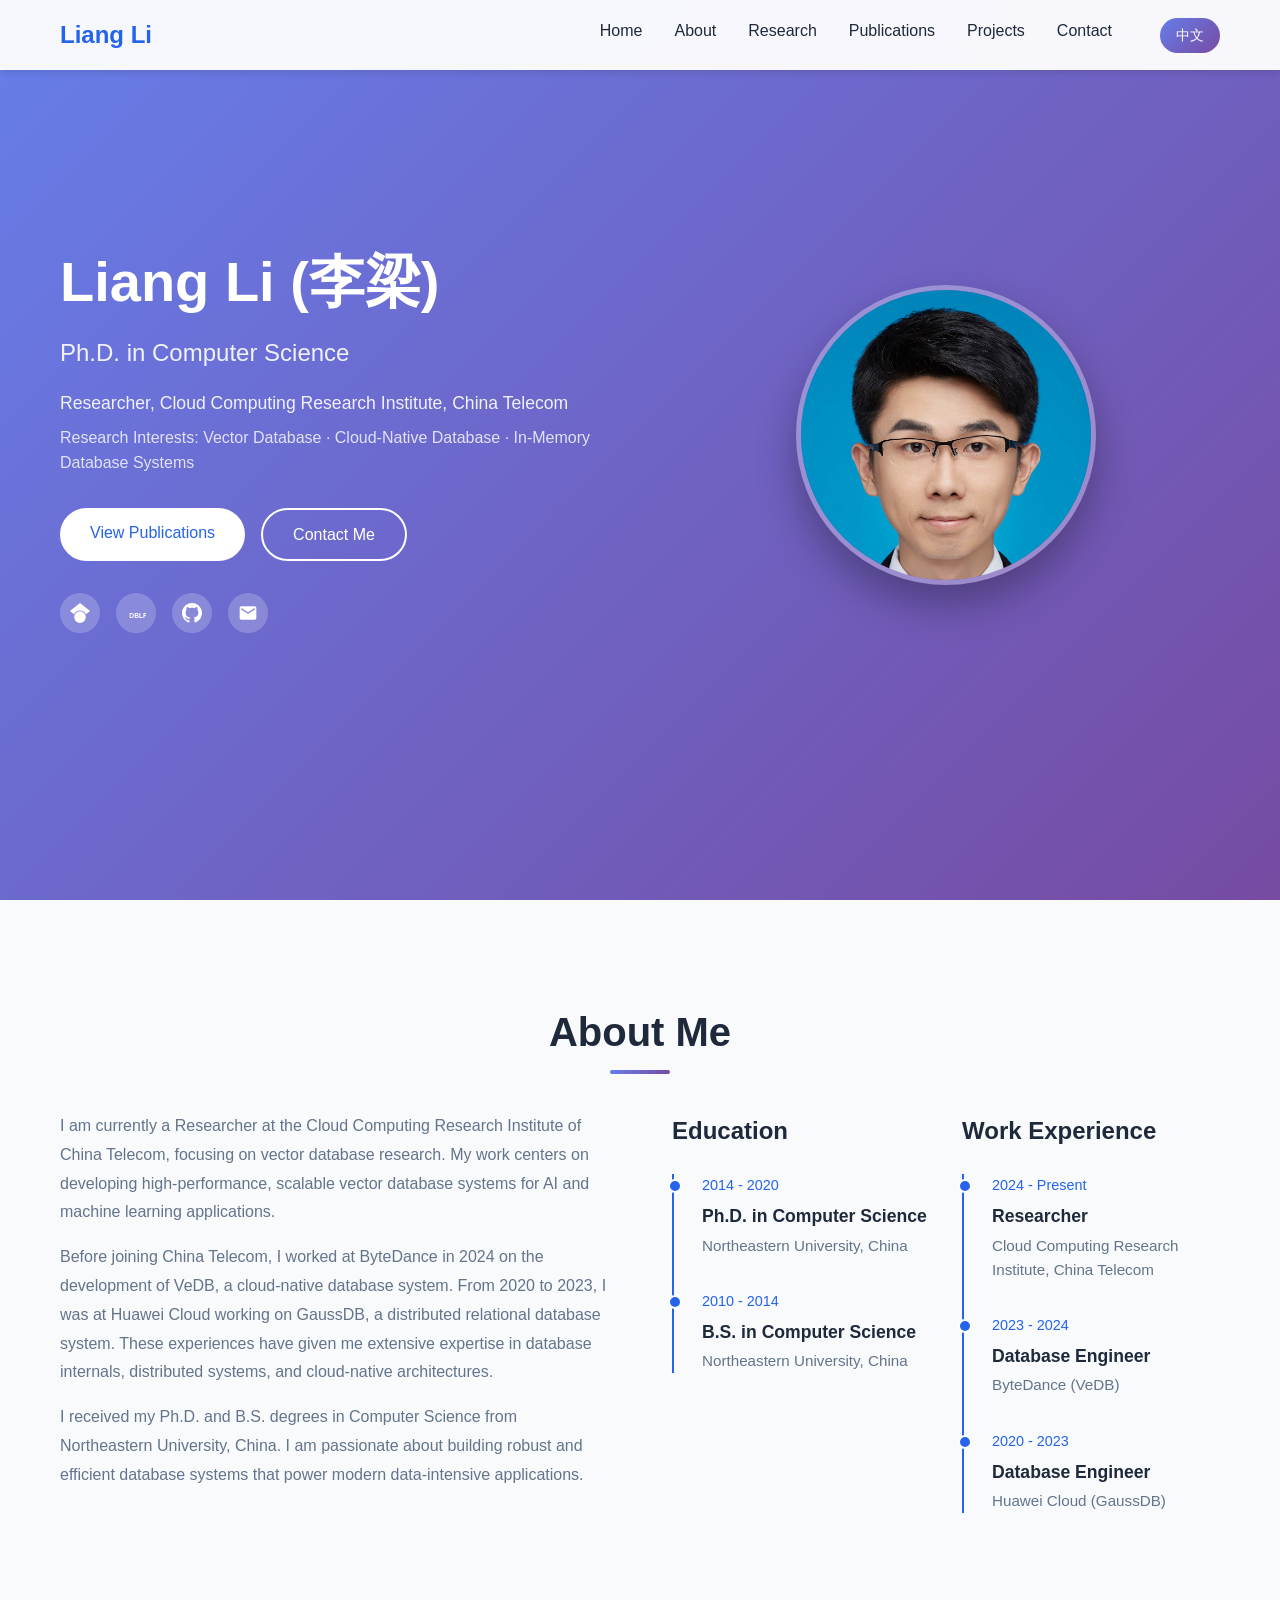
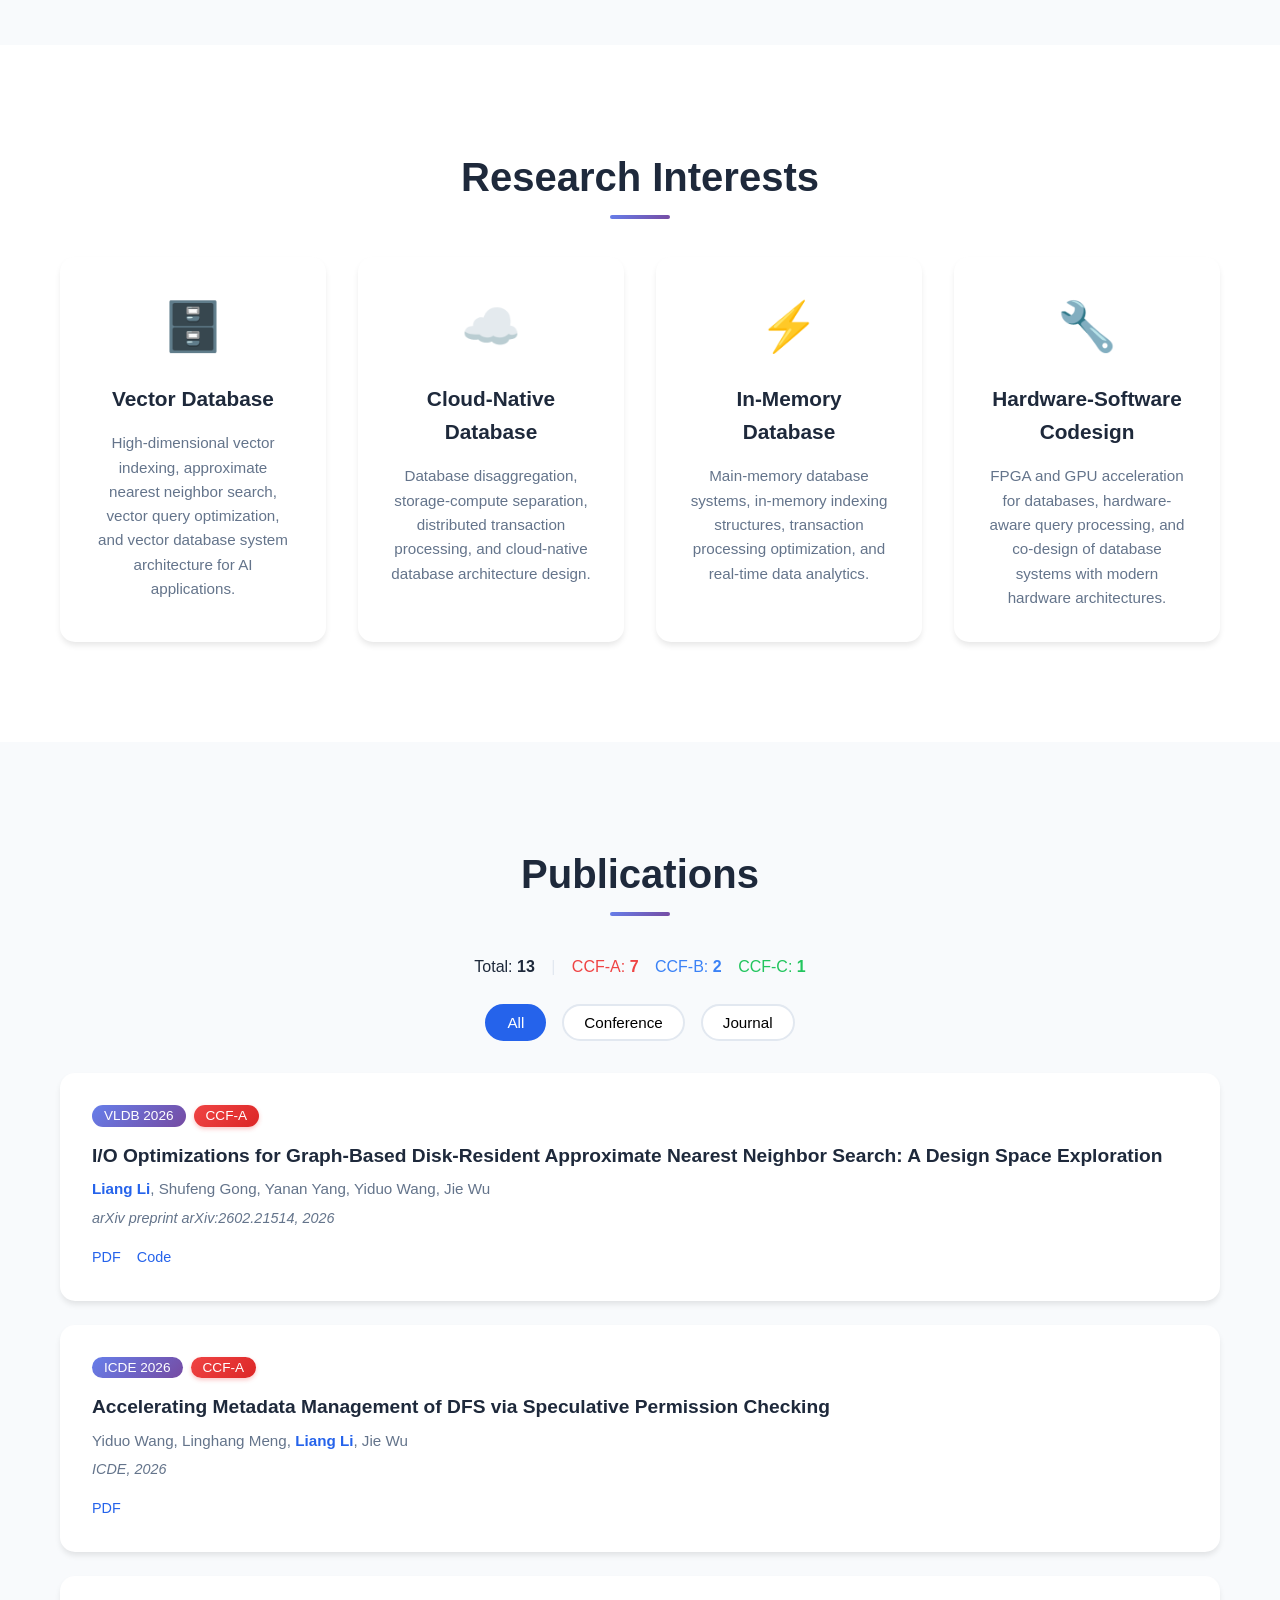
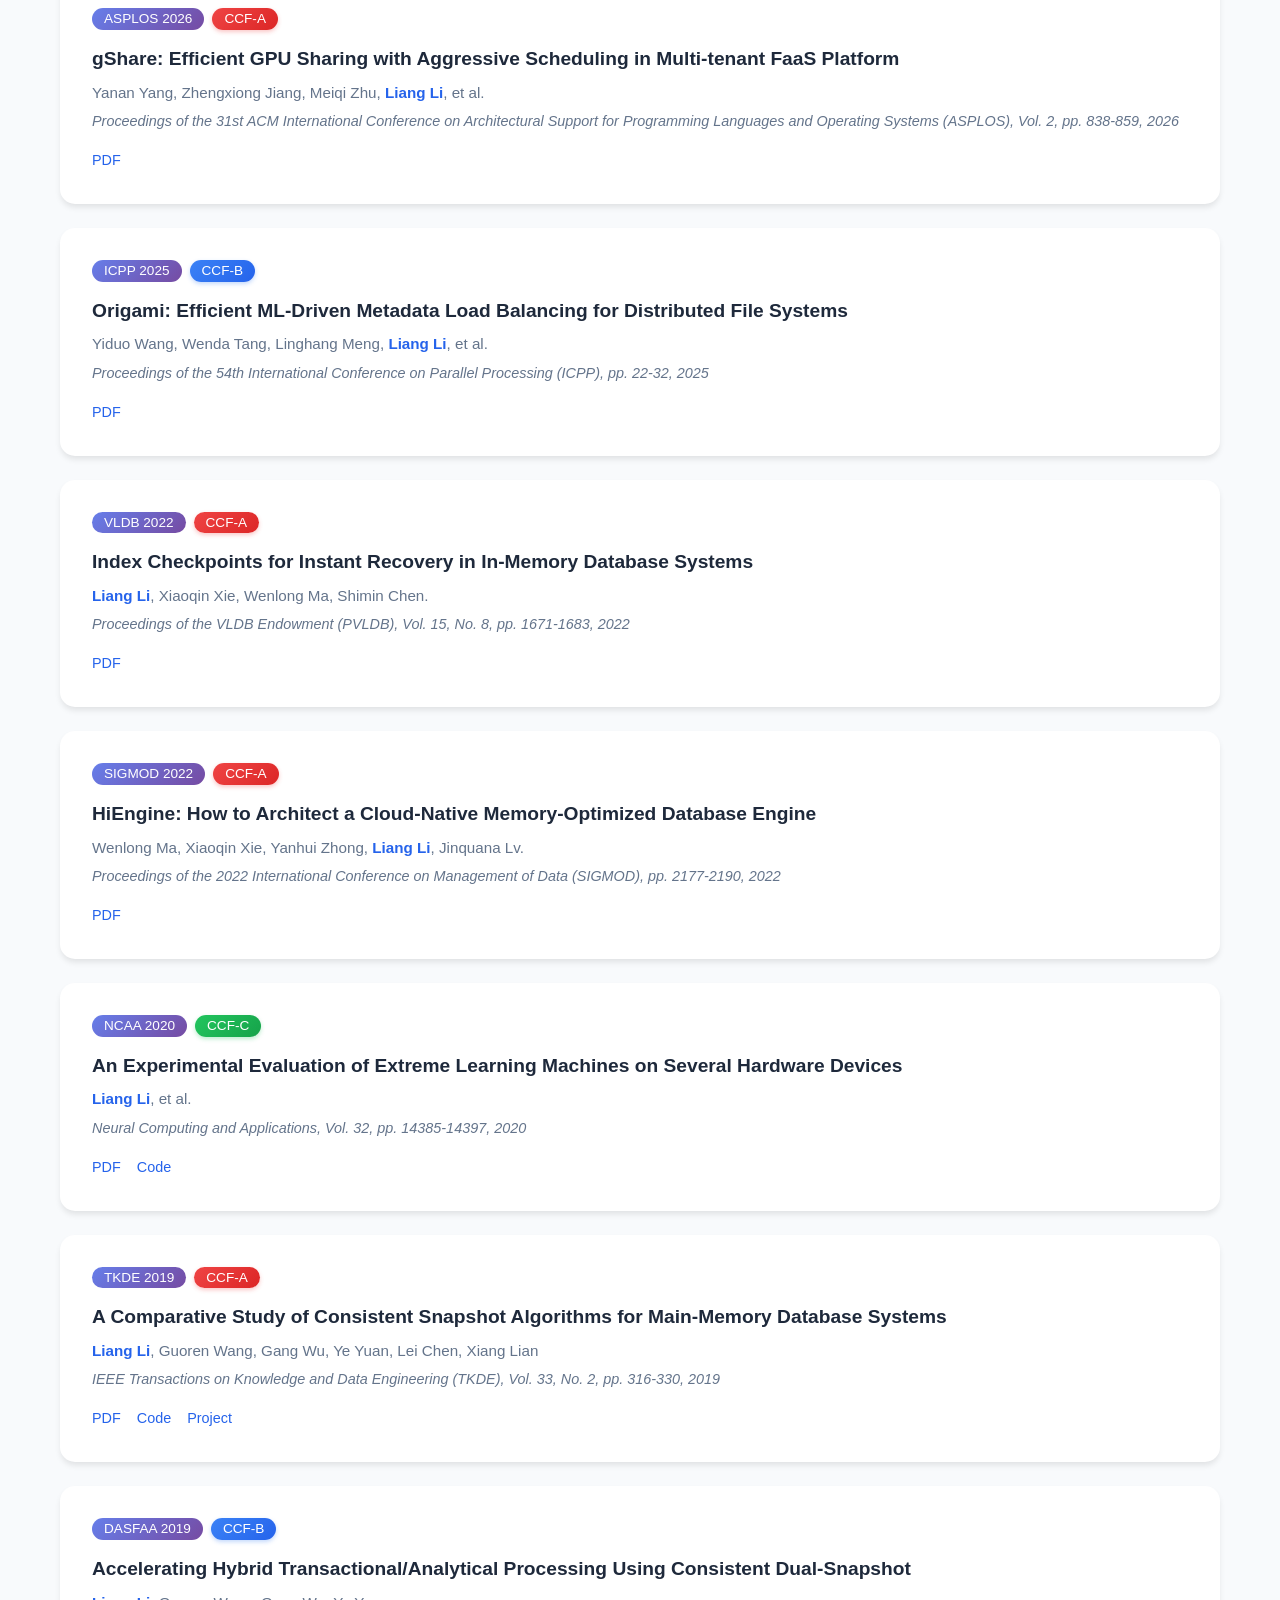
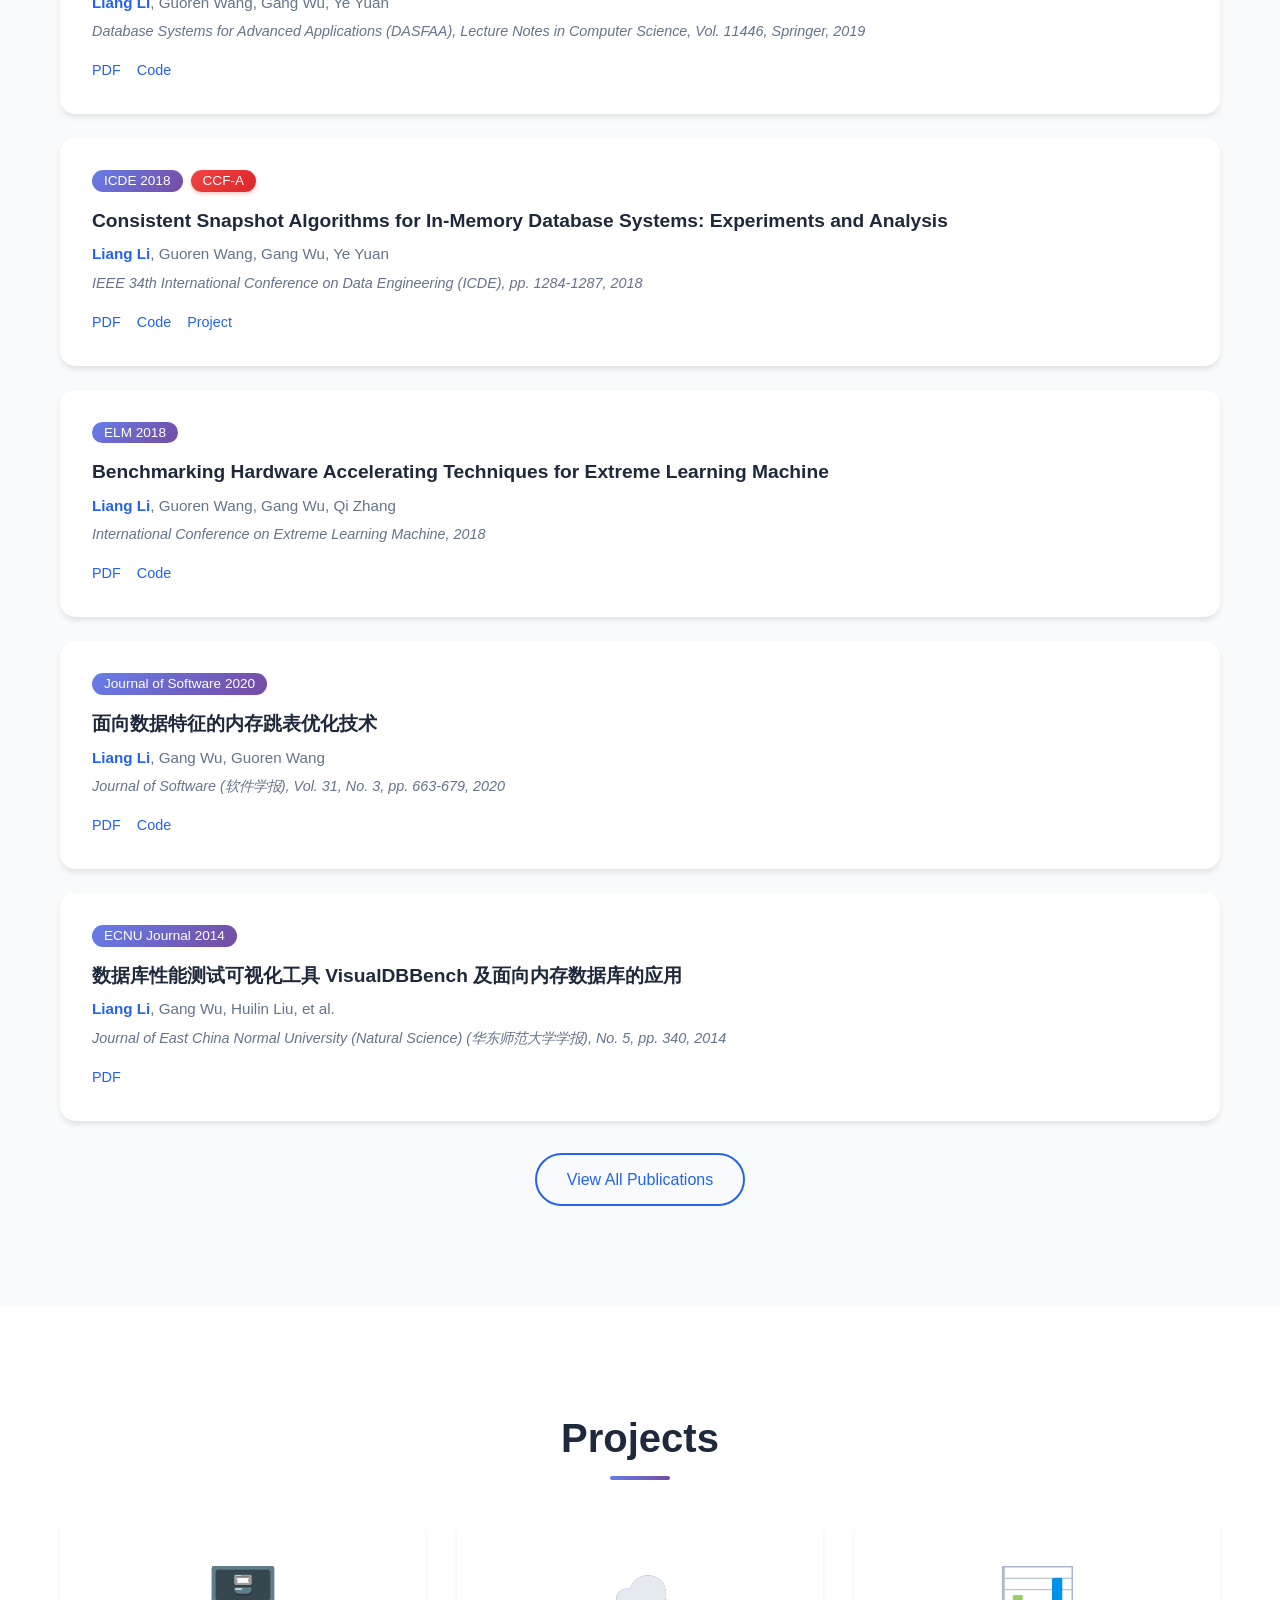
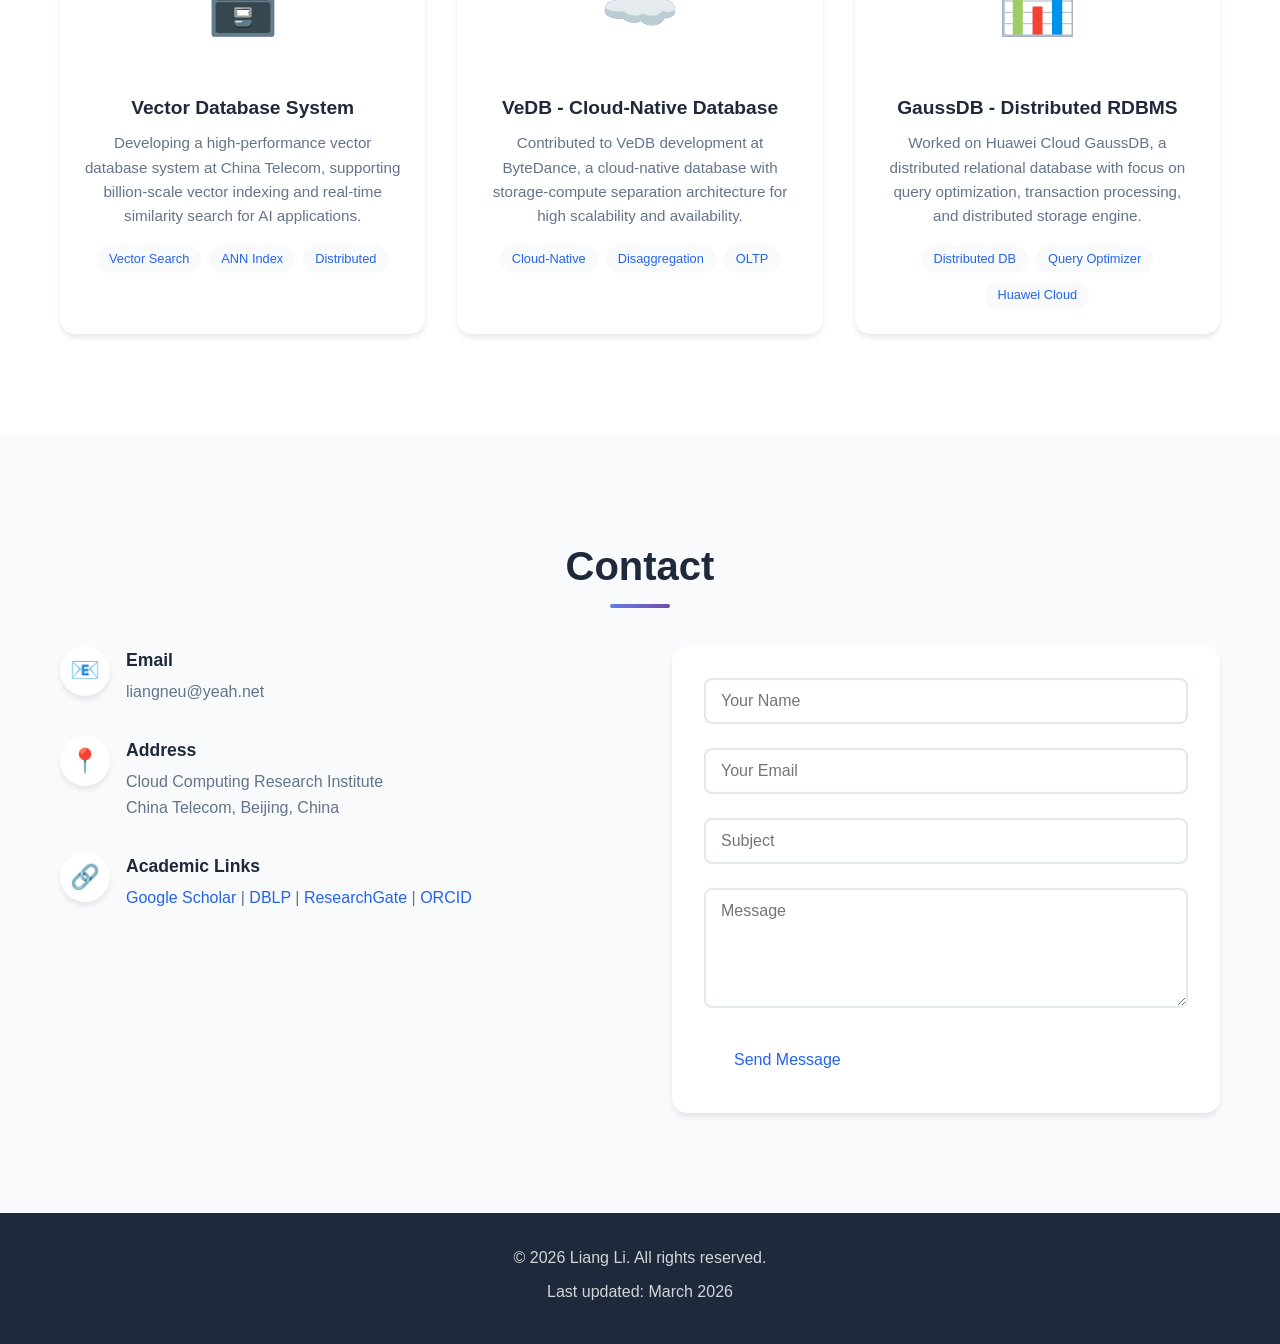
<file: index.html>
<!DOCTYPE html>
<html lang="en">

<head>
    <meta charset="UTF-8">
    <meta name="viewport" content="width=device-width, initial-scale=1.0">
    <title>Liang Li | Academic Homepage</title>
    <link rel="stylesheet" href="style.css">
    <link rel="preconnect" href="https://fonts.googleapis.com">
    <link href="https://fonts.googleapis.com/css2?family=Inter:wght@300;400;500;700&display=swap" rel="stylesheet">
</head>

<body>
    <nav class="navbar">
        <div class="nav-container">
            <div class="nav-logo">Liang Li</div>
            <ul class="nav-menu">
                <li><a href="#home" class="nav-link" data-i18n="nav.home">Home</a></li>
                <li><a href="#about" class="nav-link" data-i18n="nav.about">About</a></li>
                <li><a href="#research" class="nav-link" data-i18n="nav.research">Research</a></li>
                <li><a href="#publications" class="nav-link" data-i18n="nav.publications">Publications</a></li>
                <li><a href="#projects" class="nav-link" data-i18n="nav.projects">Projects</a></li>
                <li><a href="#contact" class="nav-link" data-i18n="nav.contact">Contact</a></li>
                <li><button class="lang-switch" id="langSwitch">中文</button></li>
            </ul>
            <div class="hamburger">
                <span class="bar"></span>
                <span class="bar"></span>
                <span class="bar"></span>
            </div>
        </div>
    </nav>

    <section id="home" class="hero">
        <div class="hero-content">
            <div class="hero-text">
                <h1>Liang Li (李梁)</h1>
                <h2 data-i18n="hero.title">Ph.D. in Computer Science</h2>
                <p class="hero-affiliation" data-i18n="hero.affiliation">Researcher, Cloud Computing Research Institute,
                    China Telecom</p>
                <p class="hero-interests"><span data-i18n="hero.interests">Research Interests</span>: Vector Database ·
                    Cloud-Native Database · In-Memory
                    Database Systems</p>
                <div class="hero-buttons">
                    <a href="#publications" class="btn btn-primary" data-i18n="hero.btnPublications">View
                        Publications</a>
                    <a href="#contact" class="btn btn-secondary" data-i18n="hero.btnContact">Contact Me</a>
                </div>
                <div class="social-links">
                    <a href="https://scholar.google.com/citations?user=IgkfABMAAAAJ&hl=zh-CN" target="_blank"
                        class="social-link" title="Google Scholar">
                        <svg viewBox="0 0 24 24" fill="currentColor">
                            <path
                                d="M12 24a7 7 0 1 1 0-14 7 7 0 0 1 0 14Zm0-24L0 9.5l4.838 3.94A8 8 0 0 1 12 9a8 8 0 0 1 7.162 4.44L24 9.5 12 0Z" />
                        </svg>
                    </a>
                    <a href="https://dblp.org/pid/14/1395-16.html" target="_blank" class="social-link" title="DBLP">
                        <svg viewBox="0 0 24 24" fill="currentColor">
                            <text x="4" y="18" font-size="8" font-weight="bold"
                                font-family="Arial, sans-serif">DBLP</text>
                        </svg>
                    </a>
                    <a href="https://github.com/leonlee666" target="_blank" class="social-link" title="GitHub">
                        <svg viewBox="0 0 24 24" fill="currentColor">
                            <path
                                d="M12 0c-6.626 0-12 5.373-12 12 0 5.302 3.438 9.8 8.207 11.387.599.111.793-.261.793-.577v-2.234c-3.338.726-4.033-1.416-4.033-1.416-.546-1.387-1.333-1.756-1.333-1.756-1.089-.745.083-.729.083-.729 1.205.084 1.839 1.237 1.839 1.237 1.07 1.834 2.807 1.304 3.492.997.107-.775.418-1.305.762-1.604-2.665-.305-5.467-1.334-5.467-5.931 0-1.311.469-2.381 1.236-3.221-.124-.303-.535-1.524.117-3.176 0 0 1.008-.322 3.301 1.23.957-.266 1.983-.399 3.003-.404 1.02.005 2.047.138 3.006.404 2.291-1.552 3.297-1.23 3.297-1.23.653 1.653.242 2.874.118 3.176.77.84 1.235 1.911 1.235 3.221 0 4.609-2.807 5.624-5.479 5.921.43.372.823 1.102.823 2.222v3.293c0 .319.192.694.801.576 4.765-1.589 8.199-6.086 8.199-11.386 0-6.627-5.373-12-12-12z" />
                        </svg>
                    </a>
                    <a href="mailto:liangneu@yeah.net" class="social-link" title="Email">
                        <svg viewBox="0 0 24 24" fill="currentColor">
                            <path
                                d="M20 4H4c-1.1 0-1.99.9-1.99 2L2 18c0 1.1.9 2 2 2h16c1.1 0 2-.9 2-2V6c0-1.1-.9-2-2-2zm0 4l-8 5-8-5V6l8 5 8-5v2z" />
                        </svg>
                    </a>
                </div>
            </div>
            <div class="hero-image">
                <div class="profile-photo">
                    <img src="liliang-avatar.jpg" alt="Profile Photo">
                </div>
            </div>
        </div>
    </section>

    <section id="about" class="about">
        <div class="container">
            <h2 class="section-title" data-i18n="about.title">About Me</h2>
            <div class="about-content">
                <div class="about-text">
                    <p data-i18n="about.p1">I am currently a Researcher at the Cloud Computing Research Institute of
                        China Telecom, focusing
                        on vector database research. My work centers on developing high-performance, scalable vector
                        database systems for AI and machine learning applications.</p>
                    <p data-i18n="about.p2">Before joining China Telecom, I worked at ByteDance in 2024 on the
                        development of VeDB, a
                        cloud-native database system. From 2020 to 2023, I was at Huawei Cloud working on GaussDB, a
                        distributed relational database system. These experiences have given me extensive expertise in
                        database internals, distributed systems, and cloud-native architectures.</p>
                    <p data-i18n="about.p3">I received my Ph.D. and B.S. degrees in Computer Science from Northeastern
                        University, China. I
                        am passionate about building robust and efficient database systems that power modern
                        data-intensive applications.</p>
                </div>
                <div class="about-right">
                    <div class="education">
                        <h3 data-i18n="about.education">Education</h3>
                        <div class="timeline">
                            <div class="timeline-item">
                                <div class="timeline-date">2014 - 2020</div>
                                <div class="timeline-content">
                                    <h4 data-i18n="about.phd">Ph.D. in Computer Science</h4>
                                    <p data-i18n="about.neu">Northeastern University, China</p>
                                </div>
                            </div>
                            <div class="timeline-item">
                                <div class="timeline-date">2010 - 2014</div>
                                <div class="timeline-content">
                                    <h4 data-i18n="about.bs">B.S. in Computer Science</h4>
                                    <p data-i18n="about.neu">Northeastern University, China</p>
                                </div>
                            </div>
                        </div>
                    </div>
                    <div class="work-experience">
                        <h3 data-i18n="about.experience">Work Experience</h3>
                        <div class="timeline">
                            <div class="timeline-item">
                                <div class="timeline-date">2024 - Present</div>
                                <div class="timeline-content">
                                    <h4 data-i18n="about.work1Title">Researcher</h4>
                                    <p data-i18n="about.work1Company">Cloud Computing Research Institute, China Telecom
                                    </p>
                                </div>
                            </div>
                            <div class="timeline-item">
                                <div class="timeline-date">2023 - 2024</div>
                                <div class="timeline-content">
                                    <h4 data-i18n="about.work2Title">Database Engineer</h4>
                                    <p data-i18n="about.work2Company">ByteDance (VeDB)</p>
                                </div>
                            </div>
                            <div class="timeline-item">
                                <div class="timeline-date">2020 - 2023</div>
                                <div class="timeline-content">
                                    <h4 data-i18n="about.work3Title">Database Engineer</h4>
                                    <p data-i18n="about.work3Company">Huawei Cloud (GaussDB)</p>
                                </div>
                            </div>
                        </div>
                    </div>
                </div>
            </div>
        </div>
    </section>

    <section id="research" class="research">
        <div class="container">
            <h2 class="section-title" data-i18n="research.title">Research Interests</h2>
            <div class="research-grid">
                <div class="research-card">
                    <div class="research-icon">🗄️</div>
                    <h3 data-i18n="research.vectorTitle">Vector Database</h3>
                    <p data-i18n="research.vectorDesc">High-dimensional vector indexing, approximate nearest neighbor
                        search, vector query optimization,
                        and vector database system architecture for AI applications.</p>
                </div>
                <div class="research-card">
                    <div class="research-icon">☁️</div>
                    <h3 data-i18n="research.cloudTitle">Cloud-Native Database</h3>
                    <p data-i18n="research.cloudDesc">Database disaggregation, storage-compute separation, distributed
                        transaction processing, and
                        cloud-native database architecture design.</p>
                </div>
                <div class="research-card">
                    <div class="research-icon">⚡</div>
                    <h3 data-i18n="research.memoryTitle">In-Memory Database</h3>
                    <p data-i18n="research.memoryDesc">Main-memory database systems, in-memory indexing structures,
                        transaction processing optimization,
                        and real-time data analytics.</p>
                </div>
                <div class="research-card">
                    <div class="research-icon">🔧</div>
                    <h3 data-i18n="research.hardwareTitle">Hardware-Software Codesign</h3>
                    <p data-i18n="research.hardwareDesc">FPGA and GPU acceleration for databases, hardware-aware query
                        processing, and co-design of
                        database systems with modern hardware architectures.</p>
                </div>
            </div>
        </div>
    </section>

    <div id="publications-container"></div>

    <section id="projects" class="projects">
        <div class="container">
            <h2 class="section-title" data-i18n="projects.title">Projects</h2>
            <div class="projects-grid">
                <div class="project-card">
                    <div class="project-icon-large">🗄️</div>
                    <div class="project-content">
                        <h3 data-i18n="projects.vectorTitle">Vector Database System</h3>
                        <p data-i18n="projects.vectorDesc">Developing a high-performance vector database system at China
                            Telecom, supporting
                            billion-scale vector indexing and real-time similarity search for AI applications.</p>
                        <div class="project-tags">
                            <span class="tag" data-i18n="projects.tagVectorSearch">Vector Search</span>
                            <span class="tag" data-i18n="projects.tagANN">ANN Index</span>
                            <span class="tag" data-i18n="projects.tagDistributed">Distributed</span>
                        </div>
                    </div>
                </div>
                <div class="project-card">
                    <div class="project-icon-large">☁️</div>
                    <div class="project-content">
                        <h3 data-i18n="projects.vedbTitle">VeDB - Cloud-Native Database</h3>
                        <p data-i18n="projects.vedbDesc">Contributed to VeDB development at ByteDance, a cloud-native
                            database with storage-compute
                            separation architecture for high scalability and availability.</p>
                        <div class="project-tags">
                            <span class="tag" data-i18n="projects.tagCloudNative">Cloud-Native</span>
                            <span class="tag" data-i18n="projects.tagDisaggregation">Disaggregation</span>
                            <span class="tag">OLTP</span>
                        </div>
                    </div>
                </div>
                <div class="project-card">
                    <div class="project-icon-large">📊</div>
                    <div class="project-content">
                        <h3 data-i18n="projects.gaussdbTitle">GaussDB - Distributed RDBMS</h3>
                        <p data-i18n="projects.gaussdbDesc">Worked on Huawei Cloud GaussDB, a distributed relational
                            database with focus on query
                            optimization, transaction processing, and distributed storage engine.</p>
                        <div class="project-tags">
                            <span class="tag" data-i18n="projects.tagDistributedDB">Distributed DB</span>
                            <span class="tag" data-i18n="projects.tagQueryOptimizer">Query Optimizer</span>
                            <span class="tag">Huawei Cloud</span>
                        </div>
                    </div>
                </div>
            </div>
        </div>
    </section>

    <section id="contact" class="contact">
        <div class="container">
            <h2 class="section-title" data-i18n="contact.title">Contact</h2>
            <div class="contact-content">
                <div class="contact-info">
                    <div class="contact-item">
                        <div class="contact-icon">📧</div>
                        <div class="contact-details">
                            <h3 data-i18n="contact.email">Email</h3>
                            <p>liangneu@yeah.net</p>
                        </div>
                    </div>
                    <div class="contact-item">
                        <div class="contact-icon">📍</div>
                        <div class="contact-details">
                            <h3 data-i18n="contact.address">Address</h3>
                            <p data-i18n="contact.addressDetail">Cloud Computing Research Institute<br>China Telecom,
                                Beijing, China</p>
                        </div>
                    </div>
                    <div class="contact-item">
                        <div class="contact-icon">🔗</div>
                        <div class="contact-details">
                            <h3 data-i18n="contact.links">Academic Links</h3>
                            <p>
                                <a href="https://scholar.google.com/citations?user=IgkfABMAAAAJ&hl=zh-CN"
                                    target="_blank">Google
                                    Scholar</a> |
                                <a href="https://dblp.org/pid/14/1395-16.html" target="_blank">DBLP</a> |
                                <a href="https://www.researchgate.net/profile/Liang-Li-110"
                                    target="_blank">ResearchGate</a> |
                                <a href="https://orcid.org/0000-0002-2527-5049" target="_blank">ORCID</a>
                            </p>
                        </div>
                    </div>
                </div>
                <div class="contact-form">
                    <form action="https://formspree.io/f/YOUR_FORM_ID" method="POST">
                        <div class="form-group">
                            <input type="text" name="name" data-i18n-placeholder="contact.formName"
                                placeholder="Your Name" required>
                        </div>
                        <div class="form-group">
                            <input type="email" name="email" data-i18n-placeholder="contact.formEmail"
                                placeholder="Your Email" required>
                        </div>
                        <div class="form-group">
                            <input type="text" name="subject" data-i18n-placeholder="contact.formSubject"
                                placeholder="Subject">
                        </div>
                        <div class="form-group">
                            <textarea name="message" data-i18n-placeholder="contact.formMessage" placeholder="Message"
                                rows="5" required></textarea>
                        </div>
                        <input type="hidden" name="_next" value="https://your-domain.com/?success=true">
                        <input type="text" name="_gotcha" style="display:none">
                        <button type="submit" class="btn btn-primary" data-i18n="contact.formSubmit">Send
                            Message</button>
                    </form>
                </div>
            </div>
        </div>
    </section>

    <footer class="footer">
        <div class="container">
            <div class="footer-content">
                <p>&copy; 2026 Liang Li. All rights reserved.</p>
                <p>Last updated: March 2026</p>
            </div>
        </div>
    </footer>

    <script src="script.js"></script>
</body>

</html>
</file>
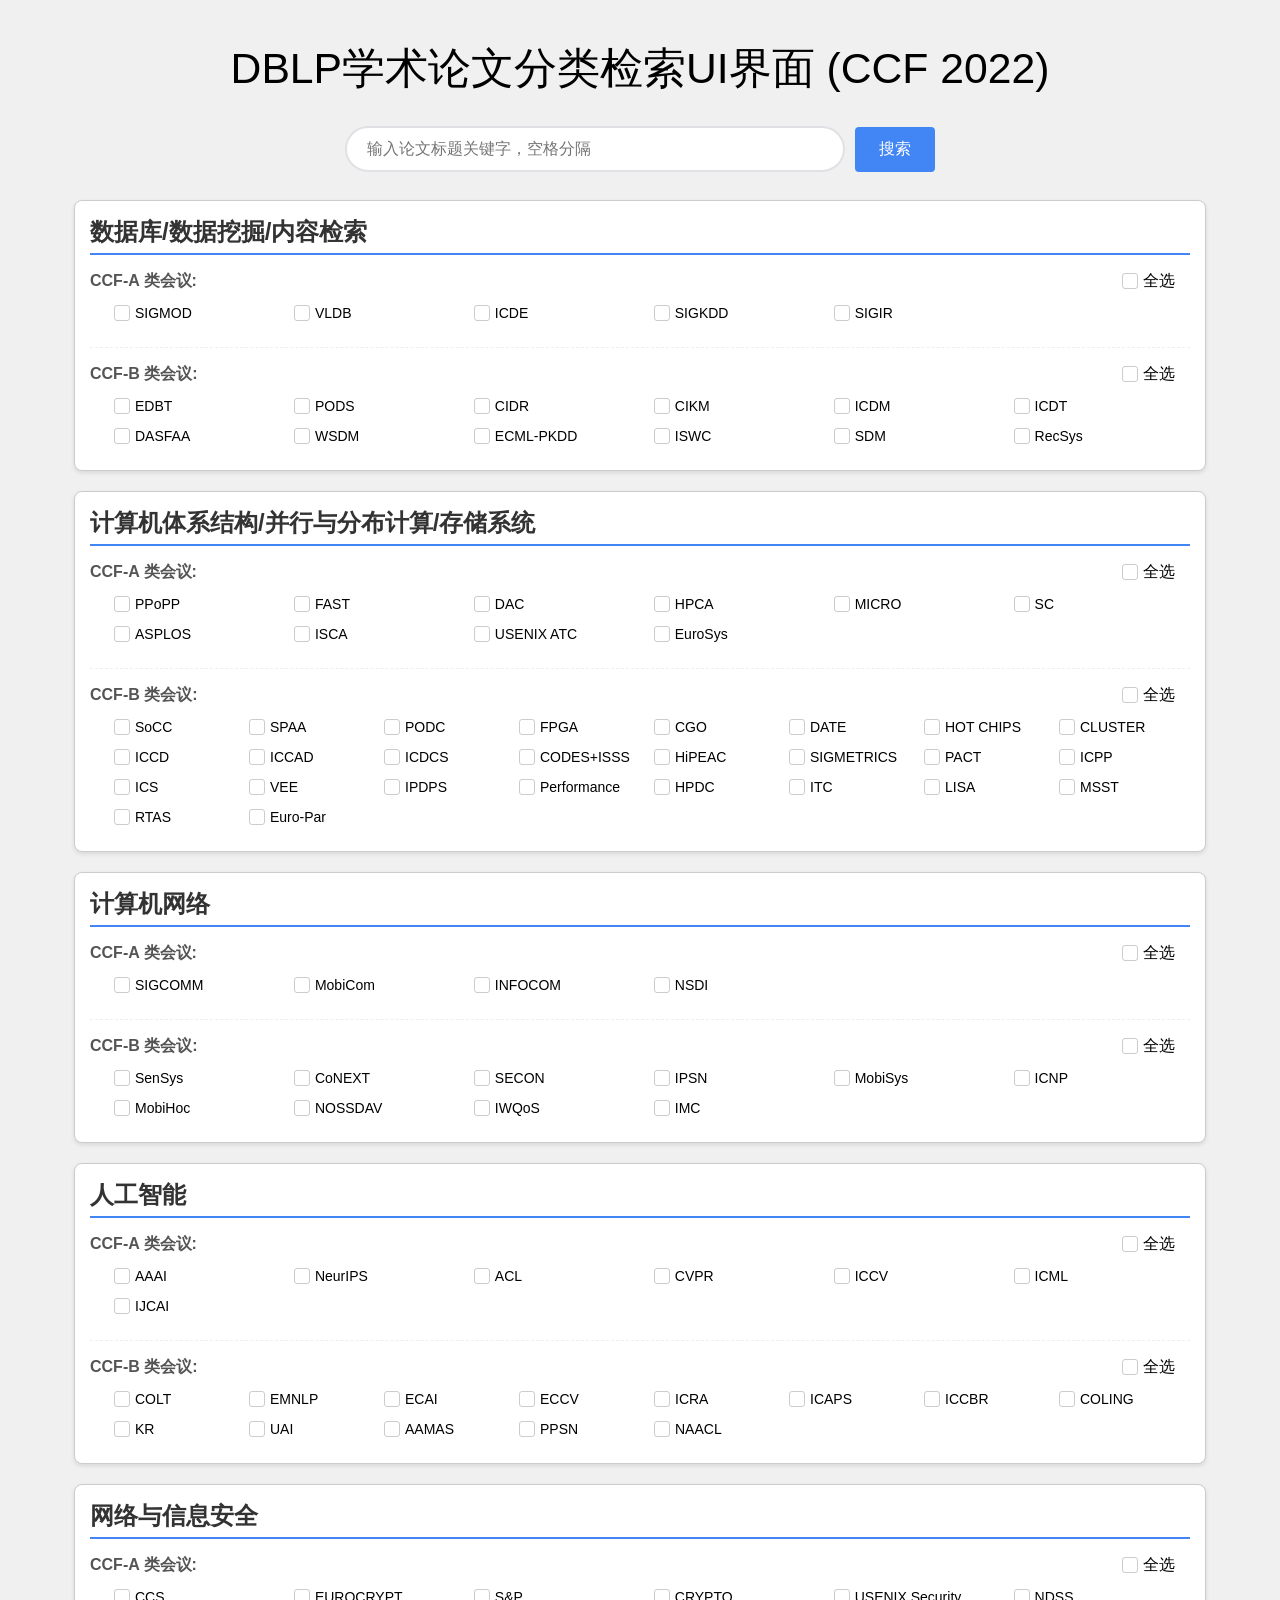
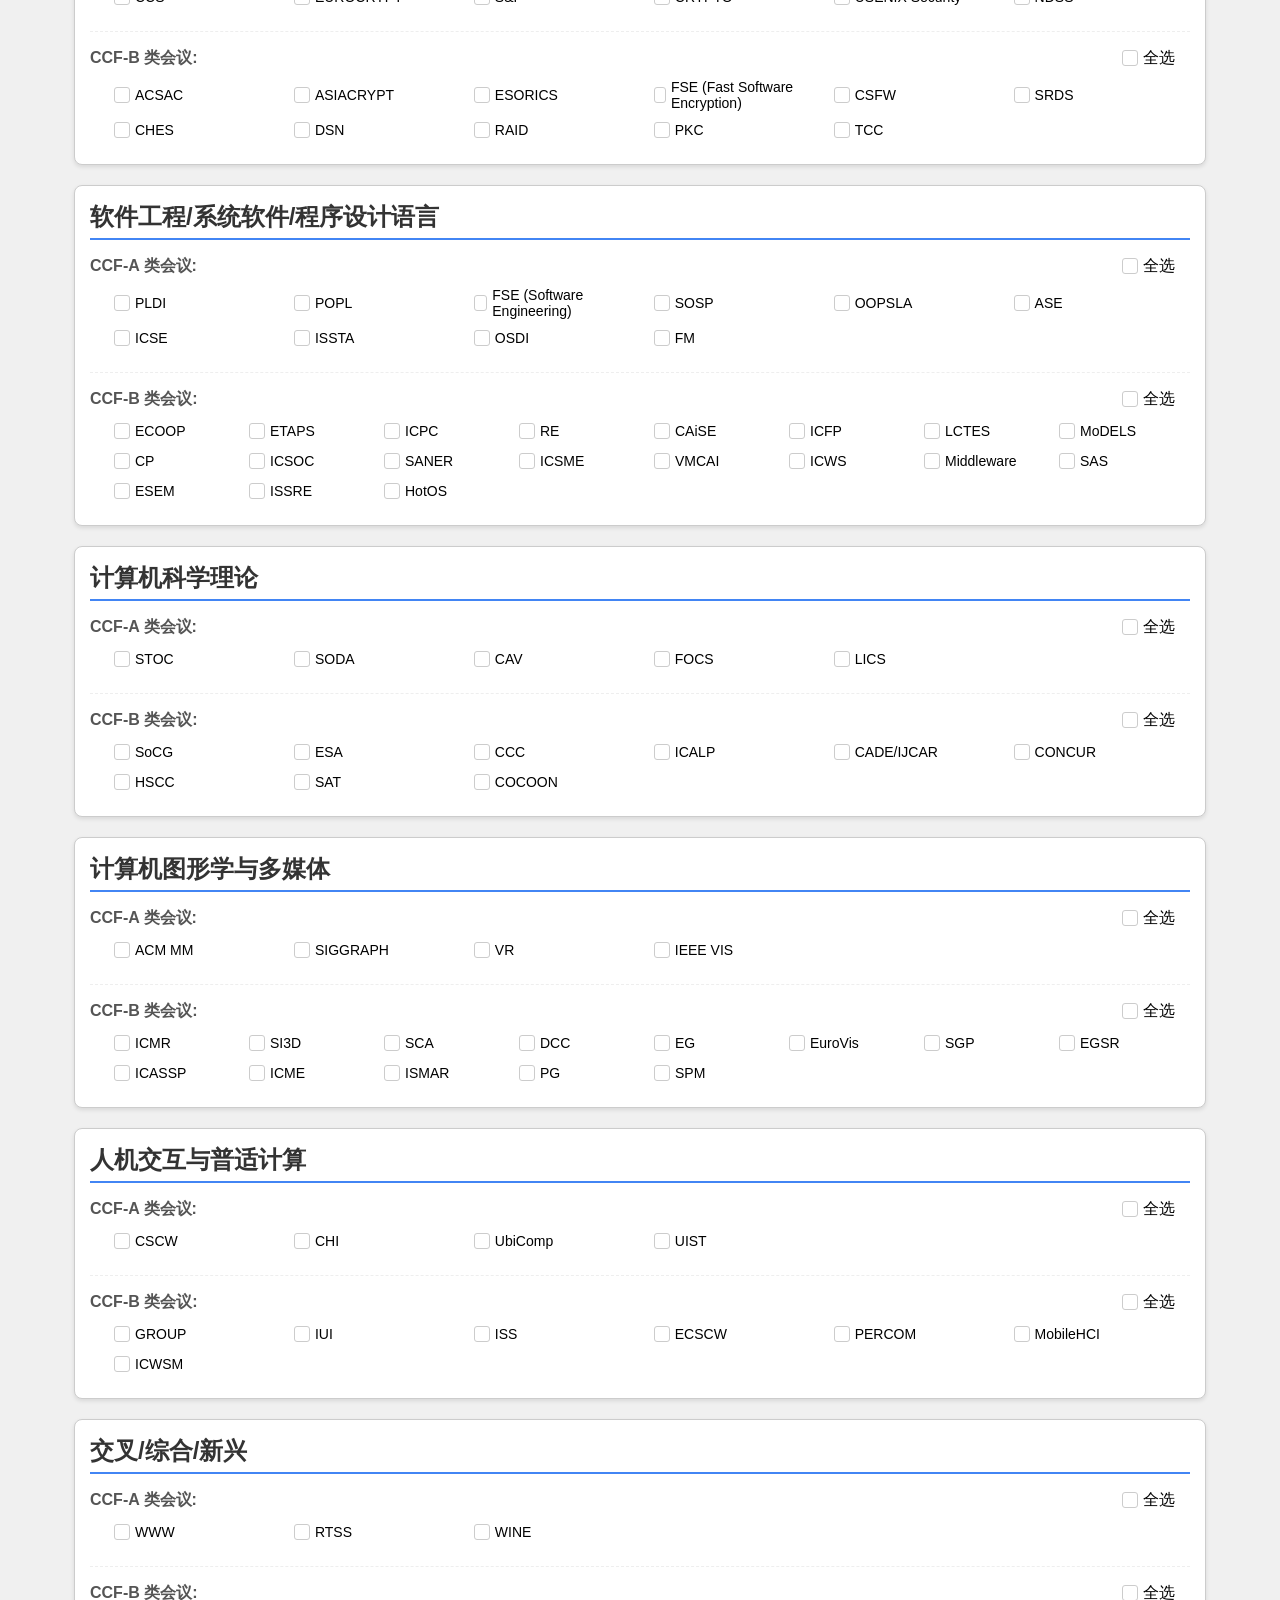
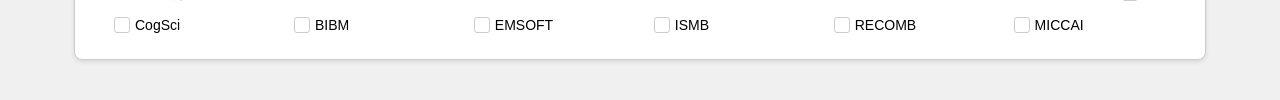
<file: dblp.html>
<!DOCTYPE html>
<html lang="en">

<head>
    <meta charset="UTF-8">
    <meta name="viewport" content="width=device-width, initial-scale=1.0">
    <title>DBLP学术论文分类检索UI界面</title>
    <link rel="stylesheet" href="styles.css">
</head>

<body>
    <div class="page-title">
         DBLP学术论文分类检索UI界面 (CCF 2022)
    </div>
    <div class="search-group">
        <input type="text" id="searchInput" placeholder="输入论文标题关键字，空格分隔" onkeydown="handleKeyDown(event)">
        <button onclick="search()">搜索</button>
    </div>

    <!-- Checkbox sections will be dynamically generated -->
    <div id="checkboxContainer"></div>

    <script src="config.js"></script>
    <script src="app.js"></script>
</body>

</html>
</file>
<file: style.css>
/* 基础样式 */
* {
    margin: 0;
    padding: 0;
    box-sizing: border-box;
}

:root {
    --primary-color: #2563eb;
    --primary-dark: #1d4ed8;
    --secondary-color: #64748b;
    --text-color: #1e293b;
    --text-light: #64748b;
    --bg-color: #ffffff;
    --bg-light: #f8fafc;
    --border-color: #e2e8f0;
    --shadow: 0 4px 6px -1px rgba(0, 0, 0, 0.1);
    --shadow-lg: 0 10px 15px -3px rgba(0, 0, 0, 0.1);
    --transition: all 0.3s ease;
}

html {
    scroll-behavior: smooth;
}

body {
    font-family: 'Noto Sans SC', -apple-system, BlinkMacSystemFont, 'Segoe UI', Roboto, sans-serif;
    line-height: 1.6;
    color: var(--text-color);
    background-color: var(--bg-color);
}

.container {
    max-width: 1200px;
    margin: 0 auto;
    padding: 0 20px;
}

/* 导航栏 */
.navbar {
    position: fixed;
    top: 0;
    left: 0;
    right: 0;
    background: rgba(255, 255, 255, 0.95);
    backdrop-filter: blur(10px);
    box-shadow: var(--shadow);
    z-index: 1000;
    transition: var(--transition);
}

.nav-container {
    max-width: 1200px;
    margin: 0 auto;
    padding: 0 20px;
    display: flex;
    justify-content: space-between;
    align-items: center;
    height: 70px;
}

.nav-logo {
    font-size: 1.5rem;
    font-weight: 700;
    color: var(--primary-color);
}

.nav-menu {
    display: flex;
    list-style: none;
    gap: 2rem;
}

.nav-link {
    text-decoration: none;
    color: var(--text-color);
    font-weight: 500;
    transition: var(--transition);
    position: relative;
}

.nav-link:hover {
    color: var(--primary-color);
}

.nav-link::after {
    content: '';
    position: absolute;
    bottom: -5px;
    left: 0;
    width: 0;
    height: 2px;
    background: var(--primary-color);
    transition: var(--transition);
}

.nav-link:hover::after {
    width: 100%;
}

.hamburger {
    display: none;
    cursor: pointer;
}

.bar {
    display: block;
    width: 25px;
    height: 3px;
    margin: 5px auto;
    background-color: var(--text-color);
    border-radius: 3px;
    transition: var(--transition);
}

/* 首页英雄区 */
.hero {
    min-height: 100vh;
    display: flex;
    align-items: center;
    padding-top: 70px;
    background: linear-gradient(135deg, #667eea 0%, #764ba2 100%);
    color: white;
}

.hero-content {
    max-width: 1200px;
    margin: 0 auto;
    padding: 0 20px;
    display: grid;
    grid-template-columns: 1fr 1fr;
    gap: 4rem;
    align-items: center;
}

.hero-text h1 {
    font-size: 3.5rem;
    font-weight: 700;
    margin-bottom: 0.5rem;
}

.hero-text h2 {
    font-size: 1.5rem;
    font-weight: 400;
    margin-bottom: 1rem;
    opacity: 0.9;
}

.hero-affiliation {
    font-size: 1.1rem;
    margin-bottom: 0.5rem;
    opacity: 0.9;
}

.hero-interests {
    font-size: 1rem;
    margin-bottom: 2rem;
    opacity: 0.8;
}

.hero-buttons {
    display: flex;
    gap: 1rem;
    margin-bottom: 2rem;
}

.btn {
    display: inline-block;
    padding: 12px 30px;
    border-radius: 50px;
    text-decoration: none;
    font-weight: 500;
    transition: var(--transition);
    cursor: pointer;
    border: none;
    font-size: 1rem;
}

.btn-primary {
    background: white;
    color: var(--primary-color);
}

.btn-primary:hover {
    transform: translateY(-2px);
    box-shadow: 0 10px 20px rgba(0, 0, 0, 0.2);
}

.btn-secondary {
    background: transparent;
    color: white;
    border: 2px solid white;
}

.btn-secondary:hover {
    background: white;
    color: var(--primary-color);
}

.btn-outline {
    background: transparent;
    color: var(--primary-color);
    border: 2px solid var(--primary-color);
}

.btn-outline:hover {
    background: var(--primary-color);
    color: white;
}

.social-links {
    display: flex;
    gap: 1rem;
}

.social-link {
    width: 40px;
    height: 40px;
    border-radius: 50%;
    background: rgba(255, 255, 255, 0.2);
    display: flex;
    align-items: center;
    justify-content: center;
    transition: var(--transition);
}

.social-link:hover {
    background: rgba(255, 255, 255, 0.3);
    transform: translateY(-3px);
}

.social-link svg {
    width: 20px;
    height: 20px;
    fill: white;
}

.social-link svg text {
    fill: white;
}

.hero-image {
    display: flex;
    justify-content: center;
}

.profile-photo {
    width: 300px;
    height: 300px;
    border-radius: 50%;
    overflow: hidden;
    border: 5px solid rgba(255, 255, 255, 0.3);
    box-shadow: 0 20px 40px rgba(0, 0, 0, 0.3);
}

.profile-photo img {
    width: 100%;
    height: 100%;
    object-fit: cover;
}

/* 通用区块样式 */
section {
    padding: 100px 0;
}

.section-title {
    font-size: 2.5rem;
    font-weight: 700;
    text-align: center;
    margin-bottom: 3rem;
    color: var(--text-color);
    position: relative;
}

.section-title::after {
    content: '';
    position: absolute;
    bottom: -10px;
    left: 50%;
    transform: translateX(-50%);
    width: 60px;
    height: 4px;
    background: linear-gradient(135deg, #667eea 0%, #764ba2 100%);
    border-radius: 2px;
}

/* 关于我 */
.about {
    background: var(--bg-light);
}

.about-content {
    display: grid;
    grid-template-columns: 1fr 1fr;
    gap: 4rem;
    align-items: start;
}

.about-right {
    display: grid;
    grid-template-columns: 1fr 1fr;
    gap: 2rem;
}

.work-experience h3 {
    font-size: 1.5rem;
    margin-bottom: 1.5rem;
    color: var(--text-color);
}

.about-text p {
    margin-bottom: 1rem;
    color: var(--text-light);
    line-height: 1.8;
}

.education h3 {
    font-size: 1.5rem;
    margin-bottom: 1.5rem;
    color: var(--text-color);
}

.timeline {
    position: relative;
    padding-left: 30px;
}

.timeline::before {
    content: '';
    position: absolute;
    left: 0;
    top: 0;
    bottom: 0;
    width: 2px;
    background: var(--primary-color);
}

.timeline-item {
    position: relative;
    margin-bottom: 2rem;
}

.timeline-item::before {
    content: '';
    position: absolute;
    left: -34px;
    top: 5px;
    width: 10px;
    height: 10px;
    border-radius: 50%;
    background: var(--primary-color);
    border: 2px solid white;
}

.timeline-date {
    font-size: 0.9rem;
    color: var(--primary-color);
    font-weight: 500;
    margin-bottom: 0.3rem;
}

.timeline-content h4 {
    font-size: 1.1rem;
    color: var(--text-color);
    margin-bottom: 0.2rem;
}

.timeline-content p {
    color: var(--text-light);
    font-size: 0.95rem;
}

/* 研究方向 */
.research-grid {
    display: grid;
    grid-template-columns: repeat(4, 1fr);
    gap: 2rem;
}

.research-card {
    background: white;
    padding: 2rem;
    border-radius: 15px;
    box-shadow: var(--shadow);
    transition: var(--transition);
    text-align: center;
}

.research-card:hover {
    transform: translateY(-10px);
    box-shadow: var(--shadow-lg);
}

.research-icon {
    font-size: 3rem;
    margin-bottom: 1rem;
}

.research-card h3 {
    font-size: 1.3rem;
    margin-bottom: 1rem;
    color: var(--text-color);
}

.research-card p {
    color: var(--text-light);
    font-size: 0.95rem;
    line-height: 1.6;
}

/* 发表论文 */
.publications {
    background: var(--bg-light);
}

.pub-filters {
    display: flex;
    justify-content: center;
    gap: 1rem;
    margin-bottom: 2rem;
}

.filter-btn {
    padding: 8px 20px;
    border: 2px solid var(--border-color);
    background: white;
    border-radius: 25px;
    cursor: pointer;
    transition: var(--transition);
    font-size: 0.95rem;
}

.filter-btn:hover,
.filter-btn.active {
    background: var(--primary-color);
    color: white;
    border-color: var(--primary-color);
}

.publications-list {
    display: flex;
    flex-direction: column;
    gap: 1.5rem;
}

.publication-item {
    background: white;
    padding: 2rem;
    border-radius: 15px;
    box-shadow: var(--shadow);
    transition: var(--transition);
}

.publication-item:hover {
    box-shadow: var(--shadow-lg);
}

.pub-badge {
    display: inline-flex;
    align-items: center;
    justify-content: center;
    background: linear-gradient(135deg, #667eea 0%, #764ba2 100%);
    color: white;
    padding: 4px 12px;
    border-radius: 20px;
    font-size: 0.85rem;
    font-weight: 500;
    line-height: 1;
}

.pub-stats {
    text-align: center;
    font-size: 1rem;
    color: var(--text-secondary);
    margin-bottom: 1.5rem;
}

.pub-stats .stat-divider {
    margin: 0 0.75rem;
    color: var(--border-color);
}

.pub-stats .stat-ccf-a {
    color: #ef4444;
    margin-right: 0.75rem;
}

.pub-stats .stat-ccf-b {
    color: #3b82f6;
    margin-right: 0.75rem;
}

.pub-stats .stat-ccf-c {
    color: #22c55e;
}

.pub-badges {
    display: flex;
    gap: 8px;
    margin-bottom: 1rem;
    flex-wrap: wrap;
}

.ccf-badge {
    display: inline-flex;
    align-items: center;
    justify-content: center;
    padding: 4px 12px;
    border-radius: 20px;
    font-size: 0.85rem;
    font-weight: 500;
    text-transform: uppercase;
    line-height: 1;
}

.ccf-a {
    background: linear-gradient(135deg, #ef4444 0%, #dc2626 100%);
    color: white;
    box-shadow: 0 2px 4px rgba(239, 68, 68, 0.3);
}

.ccf-b {
    background: linear-gradient(135deg, #3b82f6 0%, #2563eb 100%);
    color: white;
    box-shadow: 0 2px 4px rgba(59, 130, 246, 0.3);
}

.ccf-c {
    background: linear-gradient(135deg, #22c55e 0%, #16a34a 100%);
    color: white;
    box-shadow: 0 2px 4px rgba(34, 197, 94, 0.3);
}

.pub-title {
    font-size: 1.2rem;
    color: var(--text-color);
    margin-bottom: 0.5rem;
    line-height: 1.4;
}

.pub-authors {
    color: var(--text-light);
    margin-bottom: 0.3rem;
    font-size: 0.95rem;
}

.pub-authors strong {
    color: var(--primary-color);
}

.pub-venue {
    color: var(--text-light);
    font-size: 0.9rem;
    font-style: italic;
    margin-bottom: 1rem;
}

.pub-links {
    display: flex;
    gap: 1rem;
}

.pub-link {
    color: var(--primary-color);
    text-decoration: none;
    font-weight: 500;
    font-size: 0.9rem;
    transition: var(--transition);
}

.pub-link:hover {
    text-decoration: underline;
}

.view-all {
    text-align: center;
    margin-top: 2rem;
}

/* 项目经历 */
.projects-grid {
    display: grid;
    grid-template-columns: repeat(3, 1fr);
    gap: 2rem;
}

.project-card {
    background: white;
    border-radius: 15px;
    overflow: hidden;
    box-shadow: var(--shadow);
    transition: var(--transition);
    text-align: center;
}

.project-card:hover {
    transform: translateY(-10px);
    box-shadow: var(--shadow-lg);
}

.project-icon-large {
    font-size: 4rem;
    padding: 2rem 0 1rem;
    background: linear-gradient(135deg, #667eea 0%, #764ba2 100%);
    -webkit-background-clip: text;
    background-clip: text;
}

.project-content {
    padding: 1.5rem;
}

.project-content h3 {
    font-size: 1.2rem;
    margin-bottom: 0.5rem;
    color: var(--text-color);
}

.project-content p {
    color: var(--text-light);
    font-size: 0.95rem;
    line-height: 1.6;
    margin-bottom: 1rem;
}

.project-tags {
    display: flex;
    flex-wrap: wrap;
    gap: 0.5rem;
    justify-content: center;
}

.tag {
    background: var(--bg-light);
    color: var(--primary-color);
    padding: 4px 12px;
    border-radius: 20px;
    font-size: 0.8rem;
    font-weight: 500;
}

/* 联系我 */
.contact {
    background: var(--bg-light);
}

.contact-content {
    display: grid;
    grid-template-columns: 1fr 1fr;
    gap: 4rem;
}

.contact-info {
    display: flex;
    flex-direction: column;
    gap: 2rem;
}

.contact-item {
    display: flex;
    align-items: flex-start;
    gap: 1rem;
}

.contact-icon {
    font-size: 1.5rem;
    width: 50px;
    height: 50px;
    background: white;
    border-radius: 50%;
    display: flex;
    align-items: center;
    justify-content: center;
    box-shadow: var(--shadow);
}

.contact-details h3 {
    font-size: 1.1rem;
    margin-bottom: 0.3rem;
    color: var(--text-color);
}

.contact-details p {
    color: var(--text-light);
    line-height: 1.6;
}

.contact-details a {
    color: var(--primary-color);
    text-decoration: none;
}

.contact-details a:hover {
    text-decoration: underline;
}

.contact-form {
    background: white;
    padding: 2rem;
    border-radius: 15px;
    box-shadow: var(--shadow);
}

.form-group {
    margin-bottom: 1.5rem;
}

.form-group input,
.form-group textarea {
    width: 100%;
    padding: 12px 15px;
    border: 2px solid var(--border-color);
    border-radius: 8px;
    font-size: 1rem;
    transition: var(--transition);
    font-family: inherit;
}

.form-group input:focus,
.form-group textarea:focus {
    outline: none;
    border-color: var(--primary-color);
}

.form-group textarea {
    resize: vertical;
    min-height: 120px;
}

/* 页脚 */
.footer {
    background: var(--text-color);
    color: white;
    padding: 2rem 0;
    text-align: center;
}

.footer-content p {
    margin-bottom: 0.5rem;
    opacity: 0.8;
}

/* 响应式设计 */
@media (max-width: 1024px) {
    .research-grid {
        grid-template-columns: repeat(2, 1fr);
    }
    
    .projects-grid {
        grid-template-columns: repeat(2, 1fr);
    }
}

@media (max-width: 768px) {
    .hamburger {
        display: block;
    }
    
    .hamburger.active .bar:nth-child(1) {
        transform: rotate(-45deg) translate(-5px, 6px);
    }
    
    .hamburger.active .bar:nth-child(2) {
        opacity: 0;
    }
    
    .hamburger.active .bar:nth-child(3) {
        transform: rotate(45deg) translate(-5px, -6px);
    }
    
    .nav-menu {
        position: fixed;
        left: -100%;
        top: 70px;
        flex-direction: column;
        background: white;
        width: 100%;
        text-align: center;
        transition: var(--transition);
        box-shadow: var(--shadow);
        padding: 2rem 0;
    }
    
    .nav-menu.active {
        left: 0;
    }
    
    .hero-content {
        grid-template-columns: 1fr;
        text-align: center;
        gap: 2rem;
    }
    
    .hero-text h1 {
        font-size: 2.5rem;
    }
    
    .hero-buttons {
        justify-content: center;
    }
    
    .social-links {
        justify-content: center;
    }
    
    .profile-photo {
        width: 200px;
        height: 200px;
    }
    
    .about-content {
        grid-template-columns: 1fr;
        gap: 2rem;
    }
    
    .about-right {
        grid-template-columns: 1fr;
        gap: 1.5rem;
    }
    
    .research-grid {
        grid-template-columns: 1fr;
    }
    
    .projects-grid {
        grid-template-columns: 1fr;
    }
    
    .contact-content {
        grid-template-columns: 1fr;
        gap: 2rem;
    }
    
    section {
        padding: 60px 0;
    }
    
    .section-title {
        font-size: 2rem;
    }
}

@media (max-width: 480px) {
    .hero-text h1 {
        font-size: 2rem;
    }
    
    .hero-text h2 {
        font-size: 1.2rem;
    }
    
    .pub-filters {
        flex-wrap: wrap;
    }
    
    .pub-links {
        flex-wrap: wrap;
    }
}

.lang-switch {
    background: linear-gradient(135deg, #667eea 0%, #764ba2 100%);
    color: white;
    border: none;
    padding: 8px 16px;
    border-radius: 20px;
    cursor: pointer;
    font-size: 0.9rem;
    font-weight: 500;
    transition: var(--transition);
    margin-left: 1rem;
}

.lang-switch:hover {
    transform: translateY(-2px);
    box-shadow: 0 4px 12px rgba(102, 126, 234, 0.4);
}

@media (max-width: 768px) {
    .lang-switch {
        margin-left: 0;
        margin-top: 1rem;
    }
}
</file>
<file: styles.css>
body {
    font-family: Arial, sans-serif;
    display: flex;
    flex-direction: column;
    align-items: center;
    padding-top: 20px;
    padding-bottom: 20px;
    margin: 0;
    background-color: #f0f0f0;
}
.page-title{
    font-size: 32pt;
    padding: 20px;
    text-align: center;
}
.search-group {
    display: flex;
    align-items: center;
    margin-bottom: 20px;
}

#searchInput {
    width: 500px;
    padding: 12px 20px;
    margin: 8px 0;
    box-sizing: border-box;
    border: 2px solid #dfe1e5;
    border-radius: 24px;
    font-size: 16px;
    outline: none;
    margin-right: 10px;
}

#searchInput:hover,
#searchInput:focus {
    box-shadow: 0 1px 6px 0 rgba(32, 33, 36, 0.28);
    border-color: rgba(223, 225, 229, 0);
}

button {
    background-color: #4285f4;
    border: none;
    color: white;
    padding: 12px 24px;
    text-align: center;
    text-decoration: none;
    display: inline-block;
    font-size: 16px;
    cursor: pointer;
    border-radius: 4px;
}

button:hover {
    background-color: #357ae8;
}

input[type="checkbox"] {
    -webkit-appearance: none;
    -moz-appearance: none;
    appearance: none;
    width: 16px;
    height: 16px;
    border: 1px solid #ccc;
    border-radius: 3px;
    background-color: white;
    outline: none;
    cursor: pointer;
    position: relative;
    margin-right: 5px;
    vertical-align: middle;
}

input[type="checkbox"]:checked {
    background-color: #4285f4;
    border-color: #4285f4;
}

input[type="checkbox"]:checked::after {
    content: '\2713';
    font-size: 12px;
    color: white;
    position: absolute;
    top: 50%;
    left: 50%;
    transform: translate(-50%, -50%);
}

label {
    margin-right: 15px;
    vertical-align: middle;
    cursor: pointer;
}

.checkbox-section {
    width: 1100px;
    margin-bottom: 20px;
    border: 1px solid #ccc;
    border-radius: 8px;
    padding: 15px;
    background-color: #fff;
    box-shadow: 0 2px 4px rgba(0,0,0,0.1);
}

.section-title {
    font-size: 18pt;
    font-weight: bold;
    margin-bottom: 15px;
    border-bottom: 2px solid #4285f4;
    padding-bottom: 5px;
    color: #333;
}

.category-container {
    margin-bottom: 15px;
    padding-bottom: 15px;
    border-bottom: 1px dashed #eee;
}
.category-container:last-child {
    border-bottom: none;
    margin-bottom: 0;
    padding-bottom: 0;
}

.category-header {
    display: flex;
    align-items: center;
    margin-bottom: 10px;
}

.category-title {
    font-weight: bold;
    color: #555;
    margin-right: 20px;
    flex-grow: 1;
}

.select-all-container {
    display: flex;
    align-items: center;
}

.option-columns {
    display: flex;
    flex-wrap: wrap;
    margin-left: 20px;
}

.option {
    width: 16.66%;
    margin-bottom: 8px;
    display: flex;
    align-items: center;
    font-size: 14px;
}
.option-columns-wide .option {
    width: 12.5%;
}

.assoc-journal {
    display: none;
}
</file>
